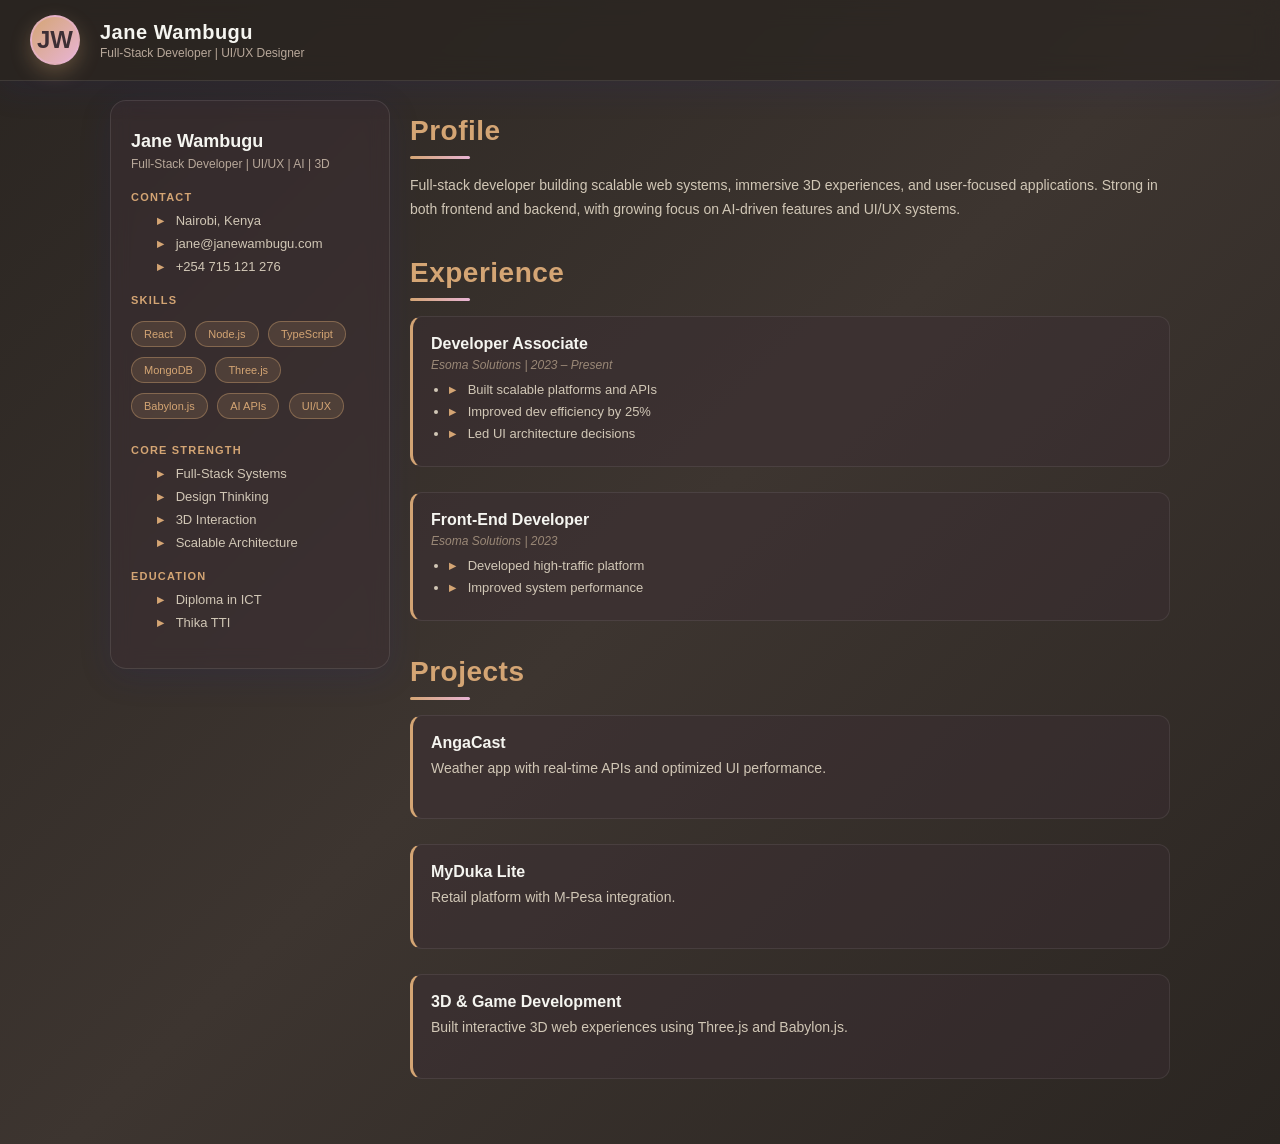
<file: cv.html>
<!DOCTYPE html>
<html lang="en">
<head>
  <meta charset="UTF-8">
  <title>Jane Wambugu - CV</title>
  <style>
    * { box-sizing: border-box; margin: 0; padding: 0; }
    
    html { scroll-behavior: smooth; }
    
    body { 
      font-family: 'Segoe UI', Tahoma, Geneva, Verdana, sans-serif; 
      background: linear-gradient(135deg, #2a2521 0%, #3d3530 50%, #2a2521 100%);
      color: #e5e7eb;
      min-height: 100vh;
    }

    /* Fixed Header */
    .header {
      position: fixed;
      top: 0;
      left: 0;
      right: 0;
      z-index: 1000;
      backdrop-filter: blur(12px);
      -webkit-backdrop-filter: blur(12px);
      background: rgba(42, 37, 33, 0.75);
      border-bottom: 1px solid rgba(255, 255, 255, 0.1);
      padding: 15px 30px;
      display: flex;
      align-items: center;
      gap: 20px;
      box-shadow: 0 8px 32px 0 rgba(31, 38, 135, 0.15);
      animation: slideDown 0.6s ease-out;
    }

    @keyframes slideDown {
      from {
        opacity: 0;
        transform: translateY(-30px);
      }
      to {
        opacity: 1;
        transform: translateY(0);
      }
    }

    .header-avatar {
      width: 50px;
      height: 50px;
      border-radius: 50%;
      background: linear-gradient(135deg, #D4A574 0%, #E8B4D4 100%);
      display: flex;
      align-items: center;
      justify-content: center;
      font-size: 24px;
      font-weight: bold;
      color: #3d2f35;
      box-shadow: 0 8px 20px rgba(212, 165, 116, 0.3);
      border: 2px solid rgba(232, 180, 212, 0.6);
      transition: all 0.3s cubic-bezier(0.4, 0, 0.2, 1);
    }

    .header-avatar:hover {
      transform: scale(1.05);
      box-shadow: 0 12px 25px rgba(212, 165, 116, 0.4);
    }

    /* You can also use an image instead:
    .header-avatar img {
      width: 100%;
      height: 100%;
      border-radius: 50%;
      object-fit: cover;
    }
    */

    .header-title h1 {
      font-size: 20px;
      color: #f5f5f0;
      margin: 0;
      letter-spacing: 0.5px;
    }

    .header-title p {
      font-size: 12px;
      color: #b8a89a;
      margin: 2px 0 0 0;
    }

    /* Main content margin to account for fixed header */
    .container { 
      display: grid; 
      grid-template-columns: 280px 1fr; 
      max-width: 1100px; 
      margin: 80px auto 40px;
      gap: 20px;
      padding: 0 20px;
    }

    /* Sidebar */
    .sidebar {
      background: rgba(61, 47, 53, 0.5);
      backdrop-filter: blur(10px);
      -webkit-backdrop-filter: blur(10px);
      padding: 30px 20px;
      border-radius: 16px;
      border: 1px solid rgba(255, 255, 255, 0.1);
      box-shadow: 0 8px 32px 0 rgba(31, 38, 135, 0.15);
      height: fit-content;
      position: sticky;
      top: 100px;
      animation: fadeInLeft 0.8s ease-out;
    }

    @keyframes fadeInLeft {
      from {
        opacity: 0;
        transform: translateX(-30px);
      }
      to {
        opacity: 1;
        transform: translateX(0);
      }
    }

    .sidebar h1 { 
      font-size: 18px; 
      margin-bottom: 5px;
      color: #f5f5f0;
    }
    
    .sidebar p { 
      font-size: 12px; 
      color: #b8a89a; 
      margin-bottom: 20px; 
    }

    .section-title {
      font-size: 11px;
      text-transform: uppercase;
      letter-spacing: 1.2px;
      margin: 20px 0 10px;
      color: #D4A574;
      font-weight: 600;
    }

    .sidebar ul { list-style: none; }
    .sidebar li { 
      font-size: 13px; 
      margin-bottom: 8px; 
      color: #d1c7b6;
      transition: all 0.3s ease;
      padding-left: 8px;
    }

    .sidebar li:hover {
      color: #D4A574;
      transform: translateX(5px);
    }

    /* Main */
    .main { 
      animation: fadeInRight 0.8s ease-out;
    }

    @keyframes fadeInRight {
      from {
        opacity: 0;
        transform: translateX(30px);
      }
      to {
        opacity: 1;
        transform: translateX(0);
      }
    }

    .main h2 {
      font-size: 28px;
      margin: 35px 0 15px;
      color: #D4A574;
      position: relative;
      padding-bottom: 12px;
      letter-spacing: 0.5px;
      font-weight: 600;
    }

    .main h2::after {
      content: '';
      position: absolute;
      bottom: 0;
      left: 0;
      width: 60px;
      height: 3px;
      background: linear-gradient(90deg, #D4A574 0%, #E8B4D4 100%);
      border-radius: 2px;
      animation: expandWidth 0.6s ease-out;
    }

    @keyframes expandWidth {
      from {
        width: 0;
      }
      to {
        width: 60px;
      }
    }

    .main p { 
      font-size: 14px; 
      line-height: 1.7; 
      margin-bottom: 20px; 
      color: #d1c7b6;
      animation: fadeInUp 0.6s ease-out;
    }

    .job, .project { 
      margin-bottom: 25px;
      padding: 18px;
      background: rgba(61, 47, 53, 0.4);
      border-radius: 12px;
      border-left: 3px solid #D4A574;
      border: 1px solid rgba(255, 255, 255, 0.08);
      border-left: 3px solid #D4A574;
      transition: all 0.4s cubic-bezier(0.4, 0, 0.2, 1);
      animation: fadeInUp 0.6s ease-out;
    }

    .job:hover, .project:hover {
      background: rgba(61, 47, 53, 0.6);
      border-top: 1px solid rgba(232, 180, 212, 0.3);
      border-right: 1px solid rgba(212, 165, 116, 0.2);
      border-bottom: 1px solid rgba(232, 180, 212, 0.2);
      box-shadow: 0 12px 35px rgba(212, 165, 116, 0.15);
      transform: translateY(-5px);
    }

    .job h3, .project h3 { 
      font-size: 16px; 
      color: #f5f5f0;
      margin-bottom: 5px;
      font-weight: 600;
    }

    .meta { 
      font-size: 12px; 
      color: #9a8877; 
      margin-bottom: 10px;
      font-style: italic;
    }

    ul { padding-left: 18px; }
    ul li { 
      font-size: 13px; 
      margin-bottom: 7px;
      color: #d1c7b6;
      transition: all 0.3s ease;
    }

    ul li:before {
      content: '▸ ';
      color: #D4A574;
      margin-right: 8px;
      font-weight: bold;
    }

    ul li:hover {
      color: #D4A574;
      transform: translateX(5px);
    }

    .badge {
      display: inline-block;
      background: rgba(212, 165, 116, 0.15);
      color: #D4A574;
      padding: 6px 12px;
      margin: 5px 5px 5px 0;
      font-size: 11px;
      border-radius: 20px;
      border: 1px solid rgba(212, 165, 116, 0.4);
      transition: all 0.3s ease;
      font-weight: 500;
      cursor: default;
    }

    .badge:hover {
      background: rgba(212, 165, 116, 0.25);
      box-shadow: 0 4px 12px rgba(212, 165, 116, 0.2);
      transform: translateY(-2px);
    }

    /* Loading animation */
    @keyframes fadeInUp {
      from {
        opacity: 0;
        transform: translateY(20px);
      }
      to {
        opacity: 1;
        transform: translateY(0);
      }
    }

    /* Scrollbar styling */
    ::-webkit-scrollbar {
      width: 10px;
    }

    ::-webkit-scrollbar-track {
      background: rgba(42, 37, 33, 0.3);
    }

    ::-webkit-scrollbar-thumb {
      background: linear-gradient(135deg, #D4A574 0%, #E8B4D4 100%);
      border-radius: 5px;
      transition: all 0.3s ease;
    }

    ::-webkit-scrollbar-thumb:hover {
      background: linear-gradient(135deg, #E8B4D4 0%, #D4A574 100%);
      box-shadow: 0 0 8px rgba(212, 165, 116, 0.4);
    }

    @media print {
      .header { display: none; }
      body { background: white; }
      .container { margin: 0; }
    }

    @media (max-width: 768px) {
      .container {
        grid-template-columns: 1fr;
        margin-top: 110px;
      }

      .sidebar {
        position: relative;
        top: auto;
      }

      .header {
        padding: 12px 20px;
      }

      .header-avatar {
        width: 40px;
        height: 40px;
        font-size: 18px;
      }

      .header-title h1 {
        font-size: 16px;
      }

      .main h2 {
        font-size: 22px;
      }
    }
  </style>
</head>

<body>

<!-- Fixed Header -->
<div class="header">
  <div class="header-avatar">JW</div>
  <div class="header-title">
    <h1>Jane Wambugu</h1>
    <p>Full-Stack Developer | UI/UX Designer</p>
  </div>
</div>

<div class="container">

  <!-- Sidebar -->
  <div class="sidebar">
    <h1>Jane Wambugu</h1>
    <p>Full-Stack Developer | UI/UX | AI | 3D</p>

    <div class="section-title">Contact</div>
    <ul>
      <li>Nairobi, Kenya</li>
      <li>jane@janewambugu.com</li>
      <li>+254 715 121 276</li>
    </ul>

    <div class="section-title">Skills</div>
    <div>
      <span class="badge">React</span>
      <span class="badge">Node.js</span>
      <span class="badge">TypeScript</span>
      <span class="badge">MongoDB</span>
      <span class="badge">Three.js</span>
      <span class="badge">Babylon.js</span>
      <span class="badge">AI APIs</span>
      <span class="badge">UI/UX</span>
    </div>

    <div class="section-title">Core Strength</div>
    <ul>
      <li>Full-Stack Systems</li>
      <li>Design Thinking</li>
      <li>3D Interaction</li>
      <li>Scalable Architecture</li>
    </ul>

    <div class="section-title">Education</div>
    <ul>
      <li>Diploma in ICT</li>
      <li>Thika TTI</li>
    </ul>

  </div>

  <!-- Main Content -->
  <div class="main">

    <h2>Profile</h2>
    <p>
      Full-stack developer building scalable web systems, immersive 3D experiences, and user-focused applications. Strong in both frontend and backend, with growing focus on AI-driven features and UI/UX systems.
    </p>

    <h2>Experience</h2>

    <div class="job">
      <h3>Developer Associate</h3>
      <div class="meta">Esoma Solutions | 2023 – Present</div>
      <ul>
        <li>Built scalable platforms and APIs</li>
        <li>Improved dev efficiency by 25%</li>
        <li>Led UI architecture decisions</li>
      </ul>
    </div>

    <div class="job">
      <h3>Front-End Developer</h3>
      <div class="meta">Esoma Solutions | 2023</div>
      <ul>
        <li>Developed high-traffic platform</li>
        <li>Improved system performance</li>
      </ul>
    </div>

    <h2>Projects</h2>

    <div class="project">
      <h3>AngaCast</h3>
      <p>Weather app with real-time APIs and optimized UI performance.</p>
    </div>

    <div class="project">
      <h3>MyDuka Lite</h3>
      <p>Retail platform with M-Pesa integration.</p>
    </div>

    <div class="project">
      <h3>3D & Game Development</h3>
      <p>Built interactive 3D web experiences using Three.js and Babylon.js.</p>
    </div>

  </div>

</div>

</body>
</html>
</file>
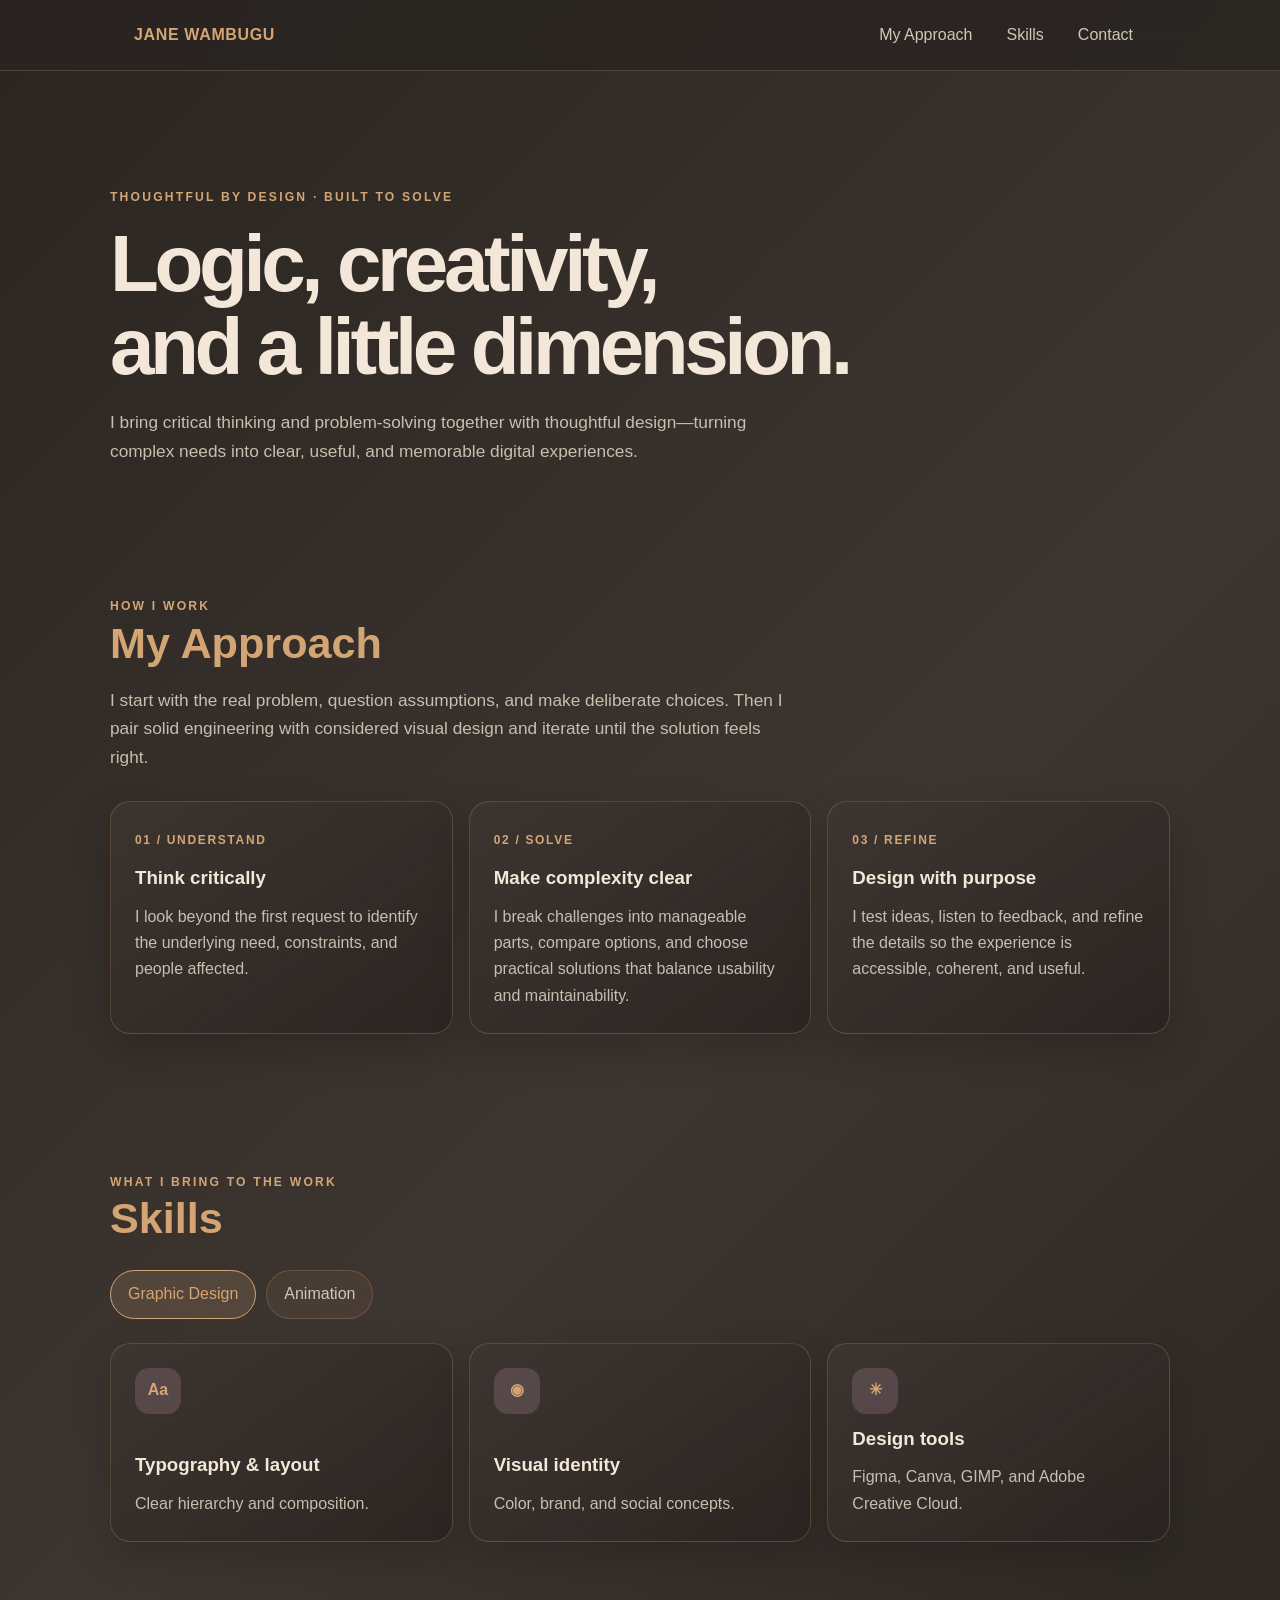
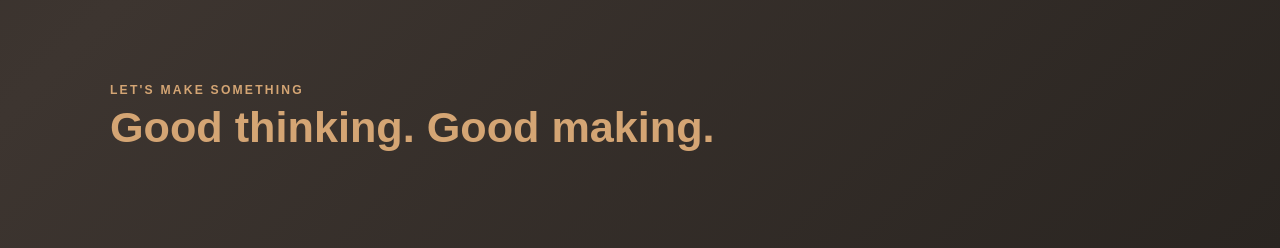
<file: skills-showcase.html>
<!doctype html>
<html lang="en">
<head>
  <meta charset="utf-8">
  <meta name="viewport" content="width=device-width, initial-scale=1">
  <meta name="theme-color" content="#2a2521">
  <title>Approach &amp; Skills | Jane Wambugu</title>
  <style>
    :root{color-scheme:dark;--bg:#2a2521;--panel:#38312d;--ink:#d1c7b6;--gold:#d4a574;--pink:#e8b4d4;--line:rgba(212,165,116,.24);font-family:'Segoe UI',Tahoma,Geneva,Verdana,sans-serif}*{box-sizing:border-box}html{scroll-behavior:smooth;scroll-padding-top:90px}body{margin:0;background:linear-gradient(135deg,#2a2521,#3d3530 55%,#2a2521);color:var(--ink);line-height:1.65}a{color:inherit;text-decoration:none}button{font:inherit;color:inherit}.topbar{position:sticky;top:0;z-index:5;background:rgba(42,37,33,.88);backdrop-filter:blur(14px);border-bottom:1px solid var(--line)}.nav{max-width:1120px;margin:auto;padding:12px 24px;min-height:70px;display:flex;align-items:center;justify-content:space-between}.brand{font-weight:750;color:var(--gold);letter-spacing:.04em}.nav-links{display:flex;gap:8px;align-items:center}.nav-links a{padding:9px 13px;border-radius:999px;transition:background .2s,color .2s}.nav-links a:hover,.nav-links a:focus-visible{background:rgba(212,165,116,.14);color:var(--gold)}.menu-toggle{display:none;background:none;border:1px solid var(--line);border-radius:12px;padding:8px 12px;color:var(--gold);cursor:pointer}.wrap{width:min(1060px,calc(100% - 40px));margin:auto}.hero{padding:clamp(64px,10vw,112px) 0 58px}.eyebrow{color:var(--gold);font-size:.76rem;letter-spacing:.18em;font-weight:700}.hero h1{font-size:clamp(2.6rem,7vw,5rem);line-height:1.03;letter-spacing:-.055em;color:#f2e7d8;margin:14px 0 20px}.hero p,.intro{max-width:690px;color:#c8bdae;font-size:1.08rem}.section{padding:52px 0 82px}.section-title{color:var(--gold);font-size:clamp(2rem,4vw,2.7rem);line-height:1.15;margin:0 0 14px}.approach-grid{display:grid;grid-template-columns:repeat(3,1fr);gap:16px;margin-top:30px}.approach-card,.skill-card{background:linear-gradient(145deg,rgba(61,53,48,.9),rgba(40,34,32,.8));border:1px solid var(--line);border-radius:20px;padding:24px;box-shadow:0 16px 40px rgba(0,0,0,.18)}.step{color:var(--gold);font-size:.75rem;letter-spacing:.14em;font-weight:750}.approach-card h3,.skill-card h3{margin:10px 0;color:#f2e7d8}.approach-card p,.skill-card p{margin:0;color:#c8bdae}.skills-tabs{display:flex;flex-wrap:wrap;gap:10px;margin:26px 0 24px}.tab{border:1px solid var(--line);background:rgba(212,165,116,.08);border-radius:999px;padding:10px 17px;cursor:pointer}.tab:hover,.tab[aria-selected="true"]{border-color:var(--gold);color:var(--gold);background:rgba(212,165,116,.16)}.skill-panel[hidden]{display:none}.skill-grid{display:grid;grid-template-columns:repeat(3,minmax(0,1fr));gap:16px}.skill-card{min-height:178px;display:flex;flex-direction:column;justify-content:space-between}.skill-mark{height:46px;width:46px;display:grid;place-items:center;border-radius:14px;background:rgba(232,180,212,.17);color:var(--gold);font-weight:800}.card-action,.primary{display:inline-flex;align-items:center;justify-content:center;align-self:flex-start;border:1px solid rgba(212,165,116,.55);border-radius:999px;padding:10px 17px;background:rgba(212,165,116,.13);color:#f2d3ac;font-weight:700;cursor:pointer}.model-card{grid-column:span 2;display:grid;grid-template-columns:1fr minmax(150px,.7fr);gap:20px;align-items:center;min-height:245px}.model-art{min-height:190px;display:grid;place-items:center;position:relative;overflow:hidden;border-radius:16px;background:radial-gradient(ellipse at 50%,rgba(212,165,116,.2),transparent 65%),linear-gradient(135deg,#282320,#413630)}.orb{width:96px;height:96px;border-radius:50%;background:radial-gradient(circle at 32% 28%,#fff0d3,#dfaa76 26%,#885e57 63%,#352b37 100%);box-shadow:0 0 40px rgba(232,180,212,.18);animation:float 4s ease-in-out infinite}.ring{position:absolute;width:168px;height:64px;border:1px solid rgba(232,180,212,.7);border-radius:50%;transform:rotate(-28deg);animation:orbit 9s linear infinite}.model-caption{position:absolute;bottom:12px;left:14px;font-size:.67rem;letter-spacing:.15em;color:var(--gold)}.modal{position:fixed;inset:0;z-index:10;display:none;place-items:center;padding:20px;background:rgba(14,12,11,.82);backdrop-filter:blur(10px)}.modal.open{display:grid}.modal-dialog{width:min(760px,100%);background:#302a26;border:1px solid var(--line);border-radius:22px;padding:20px}.modal-head{display:flex;justify-content:space-between;align-items:center}.modal-head h2{color:var(--gold);margin:0}.close{border:1px solid var(--line);background:transparent;border-radius:50%;width:40px;height:40px}.viewer-stage{min-height:360px;position:relative;margin-top:16px;border-radius:16px;overflow:hidden;background:radial-gradient(ellipse,rgba(212,165,116,.16),#211d1a 72%);display:grid;place-items:center}.viewer-stage model-viewer{width:100%;height:360px}.viewer-fallback{position:absolute;inset:0}.viewer-stage.loaded .viewer-fallback{display:none}.loader{position:absolute;z-index:2;top:18px;left:18px;display:flex;align-items:center;gap:10px}.spinner{width:18px;height:18px;border:2px solid rgba(212,165,116,.25);border-top-color:var(--gold);border-radius:50%;animation:spin .8s linear infinite}.offline-note{margin:12px 2px 0;color:#b9ac9d}.offline-note[hidden]{display:none}@keyframes spin{to{transform:rotate(360deg)}}@keyframes orbit{to{transform:rotate(332deg)}}@keyframes float{50%{transform:translateY(-9px)}}@media(max-width:700px){.menu-toggle{display:inline-flex}.nav-links{display:none;position:absolute;top:69px;left:12px;right:12px;padding:14px;flex-direction:column;align-items:stretch;background:#302a26;border:1px solid var(--line);border-radius:16px}.nav-links.open{display:flex}.approach-grid,.skill-grid{grid-template-columns:1fr}.model-card{grid-column:span 1;grid-template-columns:1fr}.viewer-stage,.viewer-stage model-viewer{height:280px;min-height:280px}}
  </style>
</head>
<body>
  <header class="topbar"><nav class="nav wrap" aria-label="Main navigation"><a class="brand" href="#top">JANE WAMBUGU</a><button class="menu-toggle" type="button" aria-expanded="false" aria-controls="nav-links">Menu ☰</button><div class="nav-links" id="nav-links"><a href="#approach">My Approach</a><a href="#skills">Skills</a><a href="#contact">Contact</a></div></nav></header>
  <main id="top" class="wrap">
    <section class="hero"><span class="eyebrow">THOUGHTFUL BY DESIGN · BUILT TO SOLVE</span><h1>Logic, creativity,<br>and a little dimension.</h1><p>I bring critical thinking and problem-solving together with thoughtful design—turning complex needs into clear, useful, and memorable digital experiences.</p></section>
    <section class="section" id="approach"><span class="eyebrow">HOW I WORK</span><h2 class="section-title">My Approach</h2><p class="intro">I start with the real problem, question assumptions, and make deliberate choices. Then I pair solid engineering with considered visual design and iterate until the solution feels right.</p><div class="approach-grid"><article class="approach-card"><span class="step">01 / UNDERSTAND</span><h3>Think critically</h3><p>I look beyond the first request to identify the underlying need, constraints, and people affected.</p></article><article class="approach-card"><span class="step">02 / SOLVE</span><h3>Make complexity clear</h3><p>I break challenges into manageable parts, compare options, and choose practical solutions that balance usability and maintainability.</p></article><article class="approach-card"><span class="step">03 / REFINE</span><h3>Design with purpose</h3><p>I test ideas, listen to feedback, and refine the details so the experience is accessible, coherent, and useful.</p></article></div></section>
    <section class="section" id="skills"><span class="eyebrow">WHAT I BRING TO THE WORK</span><h2 class="section-title">Skills</h2><div class="skills-tabs" role="tablist" aria-label="Skill categories"><button class="tab" role="tab" aria-selected="true" aria-controls="panel-design" id="tab-design">Graphic Design</button><button class="tab" role="tab" aria-selected="false" aria-controls="panel-animation" id="tab-animation" tabindex="-1">Animation</button></div><div class="skill-panel" role="tabpanel" id="panel-design" aria-labelledby="tab-design"><div class="skill-grid"><article class="skill-card"><span class="skill-mark">Aa</span><div><h3>Typography &amp; layout</h3><p>Clear hierarchy and composition.</p></div></article><article class="skill-card"><span class="skill-mark">◉</span><div><h3>Visual identity</h3><p>Color, brand, and social concepts.</p></div></article><article class="skill-card"><span class="skill-mark">✳</span><div><h3>Design tools</h3><p>Figma, Canva, GIMP, and Adobe Creative Cloud.</p></div></article></div></div><div class="skill-panel" role="tabpanel" id="panel-animation" aria-labelledby="tab-animation" hidden><div class="skill-grid"><article class="skill-card"><span class="skill-mark">▶</span><div><h3>Motion design</h3><p>Purposeful movement and timing.</p></div></article><article class="skill-card"><span class="skill-mark">3D</span><div><h3>Blender</h3><p>Form, materials, lighting, and animation.</p></div></article><article class="skill-card model-card"><div><span class="eyebrow">BLENDER · 3D STUDY</span><h3>Give the idea another dimension.</h3><p>Open the 3D preview. Place a GLB model at <code>models/blender-model.glb</code>; the animated study remains available offline.</p><button class="card-action" id="open-demo" type="button">Demo ↗</button></div><div class="model-art" aria-hidden="true"><span class="orb"></span><span class="ring"></span><span class="model-caption">FORM · LIGHT · MOTION</span></div></article></div></div></section>
    <section class="section" id="contact"><span class="eyebrow">LET'S MAKE SOMETHING</span><h2 class="section-title">Good thinking. Good making.</h2></section>
  </main>
  <div class="modal" id="demo-modal" role="dialog" aria-modal="true" aria-labelledby="demo-title" aria-hidden="true"><div class="modal-dialog"><div class="modal-head"><h2 id="demo-title">Blender 3D preview</h2><button class="close" id="close-demo" type="button" aria-label="Close preview">✕</button></div><div class="viewer-stage" id="viewer-stage"><div class="loader" id="demo-loader"><span class="spinner"></span><span>Preparing the 3D preview…</span></div><div class="viewer-fallback model-art" aria-label="Animated offline preview"><span class="orb"></span><span class="ring"></span><span class="model-caption">OFFLINE STUDY · FORM / LIGHT / MOTION</span></div></div><p class="offline-note" id="offline-note" hidden>The Blender model or 3D viewer could not load. Showing the offline animated preview.</p></div></div>
  <script>
    (()=>{const menuButton=document.querySelector('.menu-toggle'),menu=document.getElementById('nav-links');menuButton.addEventListener('click',()=>{const open=menuButton.getAttribute('aria-expanded')!=='true';menuButton.setAttribute('aria-expanded',String(open));menu.classList.toggle('open',open)});menu.querySelectorAll('a').forEach(link=>link.addEventListener('click',()=>{menu.classList.remove('open');menuButton.setAttribute('aria-expanded','false')}));const tabs=[...document.querySelectorAll('[role="tab"]')],panels=[...document.querySelectorAll('[role="tabpanel"]')];function activate(tab){tabs.forEach(item=>{const active=item===tab;item.setAttribute('aria-selected',String(active));item.tabIndex=active?0:-1});panels.forEach(panel=>panel.hidden=panel.id!==tab.getAttribute('aria-controls'))}tabs.forEach((tab,index)=>{tab.addEventListener('click',()=>activate(tab));tab.addEventListener('keydown',event=>{if(!['ArrowLeft','ArrowRight','Home','End'].includes(event.key))return;event.preventDefault();const next=event.key==='Home'?0:event.key==='End'?tabs.length-1:(index+(event.key==='ArrowRight'?1:-1)+tabs.length)%tabs.length;tabs[next].focus();activate(tabs[next])})});const modal=document.getElementById('demo-modal'),stage=document.getElementById('viewer-stage'),loader=document.getElementById('demo-loader'),offline=document.getElementById('offline-note'),openButton=document.getElementById('open-demo'),closeButton=document.getElementById('close-demo');let previousFocus=null;async function openDemo(){previousFocus=document.activeElement;modal.classList.add('open');modal.setAttribute('aria-hidden','false');document.body.style.overflow='hidden';closeButton.focus();loader.hidden=false;offline.hidden=true;stage.classList.remove('loaded');let viewer=stage.querySelector('model-viewer');if(!viewer){viewer=document.createElement('model-viewer');viewer.setAttribute('src','models/blender-model.glb');viewer.setAttribute('alt','Interactive model exported from Blender');viewer.setAttribute('camera-controls','');viewer.setAttribute('auto-rotate','');viewer.setAttribute('loading','eager');stage.append(viewer);viewer.addEventListener('load',()=>{stage.classList.add('loaded');loader.hidden=true},{once:true});viewer.addEventListener('error',()=>{loader.hidden=true;offline.hidden=false},{once:true});try{await import('https://cdn.jsdelivr.net/npm/@google/model-viewer/dist/model-viewer.min.js');setTimeout(()=>{if(!stage.classList.contains('loaded')){loader.hidden=true;offline.hidden=false}},6500)}catch(_){loader.hidden=true;offline.hidden=false}}else if(viewer.loaded){stage.classList.add('loaded');loader.hidden=true}else setTimeout(()=>{if(!stage.classList.contains('loaded')){loader.hidden=true;offline.hidden=false}},6500)}function closeDemo(){modal.classList.remove('open');modal.setAttribute('aria-hidden','true');document.body.style.overflow='';previousFocus?.focus()}openButton.addEventListener('click',openDemo);closeButton.addEventListener('click',closeDemo);modal.addEventListener('click',event=>{if(event.target===modal)closeDemo()});document.addEventListener('keydown',event=>{if(event.key==='Escape'&&modal.classList.contains('open'))closeDemo()})})();
  </script>
</body>
</html>
</file>
